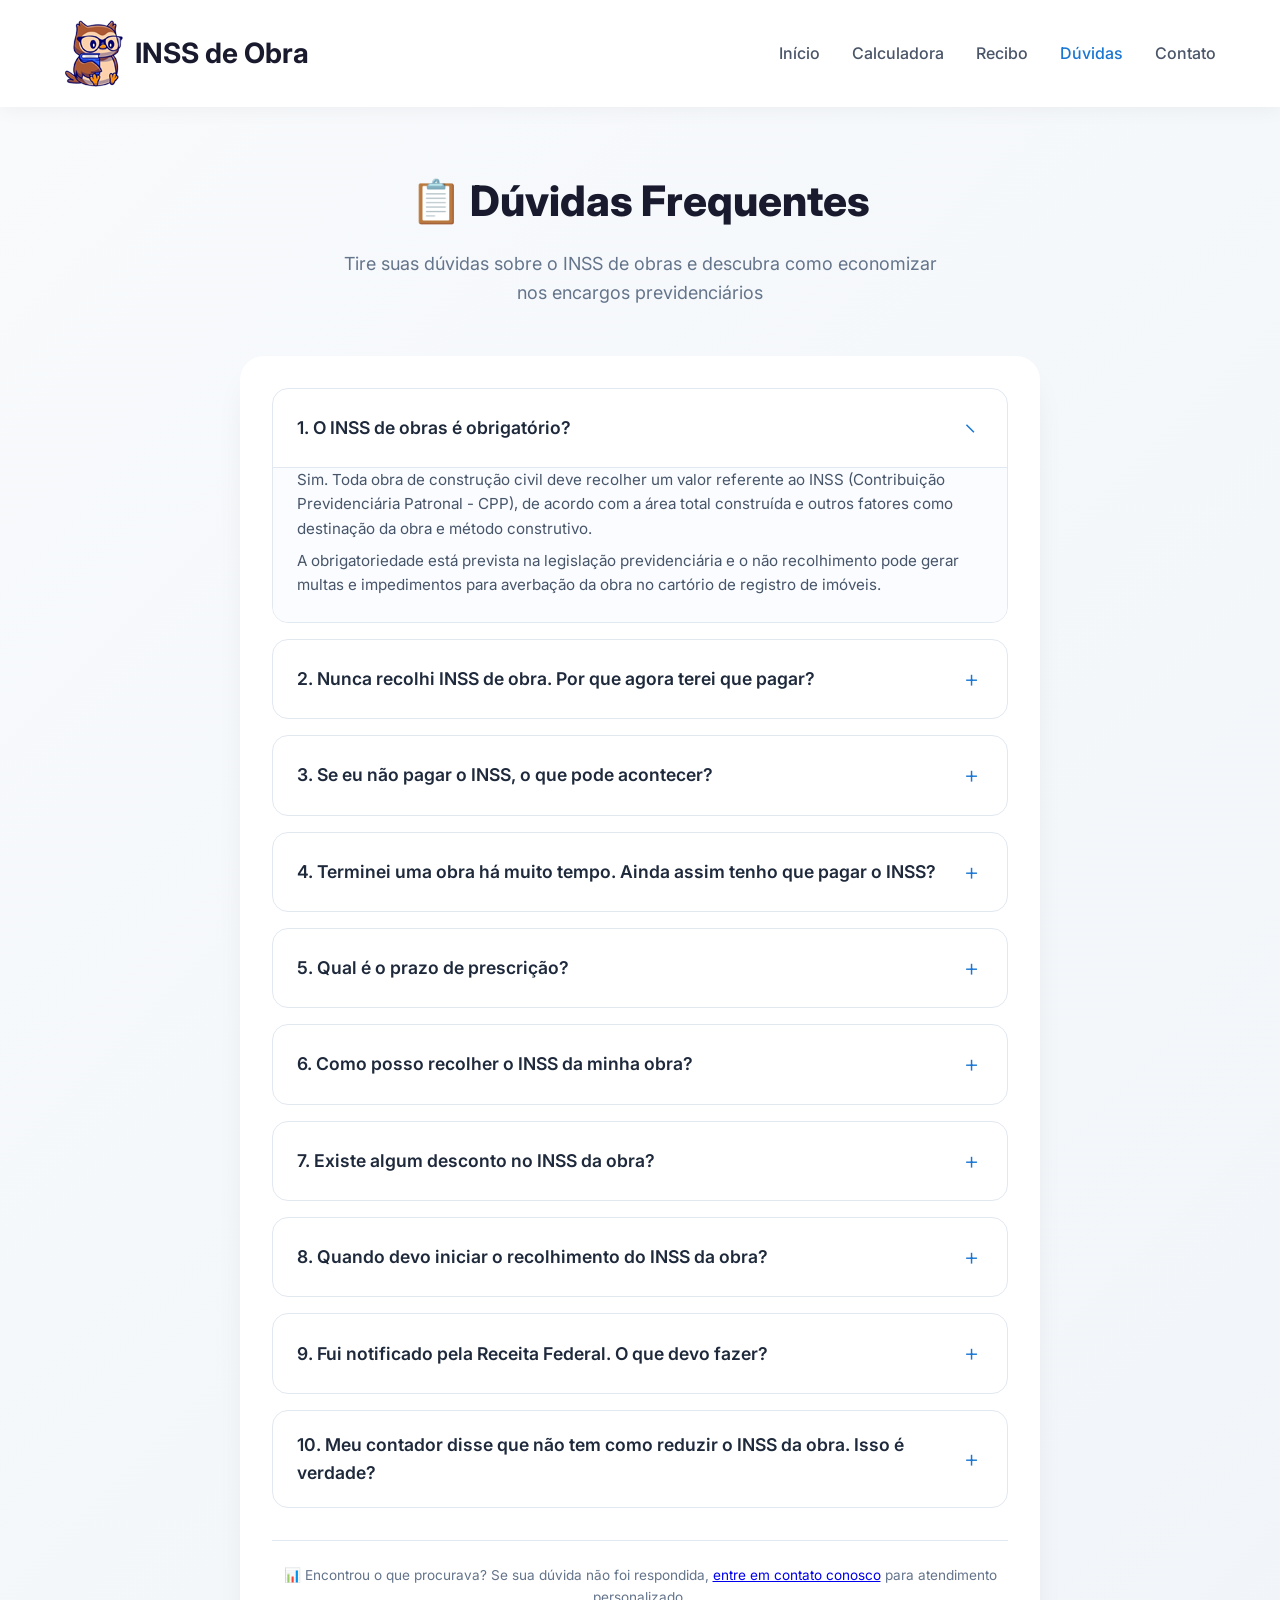
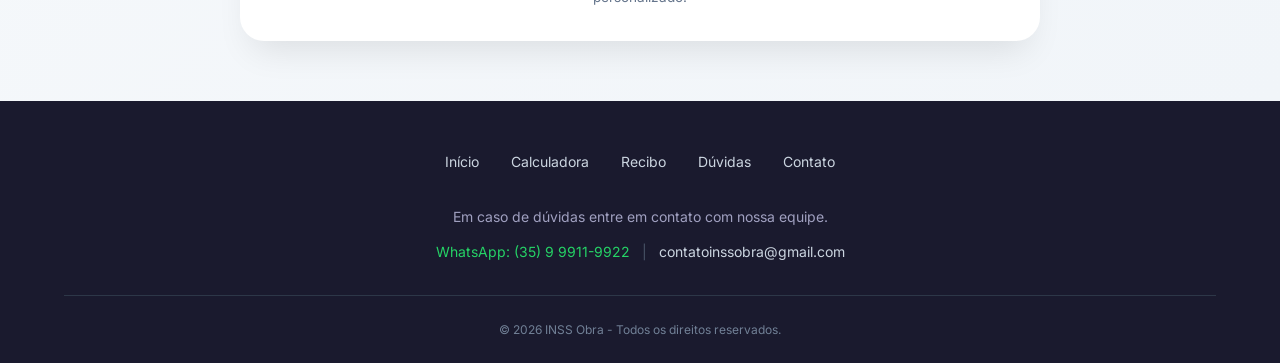
<file: duvidas.html>
<!DOCTYPE html>
<html lang="pt-BR">
<head>
    <meta charset="UTF-8">
    <meta name="viewport" content="width=device-width, initial-scale=1.0">
	<meta name="google-site-verification" content="b-xp5xQQwvc2pUbye3773dr6S2zLnSgHr_mK3c0ww_Q" />
    <title>Dúvidas Frequentes | INSS Obra</title>
    <link href="https://fonts.googleapis.com/css2?family=Inter:wght@300;400;500;600;700;800&display=swap" rel="stylesheet">
    <link rel="stylesheet" href="style.css">
    <style>
        /* Estilos específicos para a página de dúvidas */
        .faq-section {
            padding: 60px 0;
            background: linear-gradient(135deg, #f8fafc 0%, #f1f5f9 100%);
        }

        .faq-header {
            text-align: center;
            margin-bottom: 48px;
        }

        .faq-header h1 {
            font-size: 42px;
            font-weight: 800;
            color: #1a1a2e;
            margin-bottom: 16px;
        }

        .faq-header p {
            font-size: 18px;
            color: #64748b;
            max-width: 600px;
            margin: 0 auto;
        }

        .faq-container {
            max-width: 800px;
            margin: 0 auto;
            background: white;
            border-radius: 24px;
            box-shadow: 0 20px 35px -12px rgba(0, 0, 0, 0.1);
            padding: 32px;
        }

        .faq-item {
            background: #ffffff;
            border-radius: 16px;
            margin-bottom: 16px;
            border: 1px solid #e2e8f0;
            transition: all 0.3s ease;
            overflow: hidden;
        }

        .faq-item:hover {
            border-color: #1976d2;
            box-shadow: 0 4px 12px rgba(25, 118, 210, 0.1);
        }

        .faq-pergunta {
            padding: 20px 24px;
            font-size: 1.1rem;
            font-weight: 600;
            cursor: pointer;
            position: relative;
            color: #1e293b;
            transition: all 0.3s ease;
            display: flex;
            justify-content: space-between;
            align-items: center;
            gap: 16px;
        }

        .faq-pergunta:hover {
            background: #f8fafc;
        }

        .faq-pergunta .question-text {
            flex: 1;
        }

        .faq-pergunta .icon {
            font-size: 24px;
            font-weight: 300;
            color: #1976d2;
            transition: transform 0.3s ease;
            width: 24px;
            text-align: center;
        }

        .faq-pergunta.active .icon {
            transform: rotate(45deg);
        }

        .faq-resposta {
            display: none;
            padding: 0 24px 24px 24px;
            font-size: 0.95rem;
            color: #475569;
            line-height: 1.6;
            border-top: 1px solid #e2e8f0;
            background: #fafcff;
        }

        .faq-resposta.show {
            display: block;
            animation: fadeIn 0.3s ease;
        }

        @keyframes fadeIn {
            from {
                opacity: 0;
                transform: translateY(-10px);
            }
            to {
                opacity: 1;
                transform: translateY(0);
            }
        }

        .faq-resposta strong {
            color: #1976d2;
        }

        .faq-resposta a {
            color: #1976d2;
            text-decoration: none;
        }

        .faq-resposta a:hover {
            text-decoration: underline;
        }

        .faq-stats {
            text-align: center;
            margin-top: 32px;
            padding-top: 24px;
            border-top: 1px solid #e2e8f0;
            color: #64748b;
            font-size: 0.85rem;
        }

        @media (max-width: 768px) {
            .faq-container {
                padding: 20px;
            }
            
            .faq-header h1 {
                font-size: 32px;
            }
            
            .faq-header p {
                font-size: 16px;
            }
            
            .faq-pergunta {
                padding: 16px 20px;
                font-size: 1rem;
            }
            
            .faq-resposta {
                padding: 0 20px 20px 20px;
            }
        }

        @media (max-width: 480px) {
            .faq-pergunta {
                padding: 14px 16px;
                font-size: 0.9rem;
            }
            
            .faq-resposta {
                padding: 0 16px 16px 16px;
                font-size: 0.85rem;
            }
        }
    </style>
</head>
<body>
    <!-- Header / Navegação -->
    <header class="header">
        <div class="container">
            <div class="header-content">
                <div class="logo">
    <img src="logo.png" alt="INSS Obra" class="logo-img">
    <h2>INSS de Obra</h2>
</div>
                <nav class="nav-menu">
                    <ul>
                        <li><a href="index.html">Início</a></li>
                        <li><a href="calculadora.html">Calculadora</a></li>
                        <li><a href="recibo.html">Recibo</a></li>
                        <li><a href="duvidas.html" class="active">Dúvidas</a></li>
                        <li><a href="contato.html">Contato</a></li>
                    </ul>
                </nav>
                <button class="mobile-menu-btn">☰</button>
            </div>
        </div>
    </header>

    <main>
        <section class="faq-section">
            <div class="container">
                <div class="faq-header">
                    <h1>📋 Dúvidas Frequentes</h1>
                    <p>Tire suas dúvidas sobre o INSS de obras e descubra como economizar nos encargos previdenciários</p>
                </div>

                <div class="faq-container">
                    <!-- FAQ 1 -->
                    <div class="faq-item">
                        <div class="faq-pergunta">
                            <span class="question-text">1. O INSS de obras é obrigatório?</span>
                            <span class="icon">+</span>
                        </div>
                        <div class="faq-resposta">
                            <p>Sim. Toda obra de construção civil deve recolher um valor referente ao INSS (Contribuição Previdenciária Patronal - CPP), de acordo com a área total construída e outros fatores como destinação da obra e método construtivo.</p>
                            <p style="margin-top: 8px;">A obrigatoriedade está prevista na legislação previdenciária e o não recolhimento pode gerar multas e impedimentos para averbação da obra no cartório de registro de imóveis.</p>
                        </div>
                    </div>

                    <!-- FAQ 2 -->
                    <div class="faq-item">
                        <div class="faq-pergunta">
                            <span class="question-text">2. Nunca recolhi INSS de obra. Por que agora terei que pagar?</span>
                            <span class="icon">+</span>
                        </div>
                        <div class="faq-resposta">
                            <p>Com a mudança promovida pela Instrução Normativa RFB nº 20/21 da Receita Federal, todo projeto de construção passou a ficar vinculado à Receita Federal do Brasil por meio do Sistema de Aferição de Obras (SERO).</p>
                            <p style="margin-top: 8px;">As prefeituras são obrigadas por lei a informar os alvarás liberados, permitindo que a Receita Federal cruze essas informações e cobre o INSS da construção a qualquer momento.</p>
                        </div>
                    </div>

                    <!-- FAQ 3 -->
                    <div class="faq-item">
                        <div class="faq-pergunta">
                            <span class="question-text">3. Se eu não pagar o INSS, o que pode acontecer?</span>
                            <span class="icon">+</span>
                        </div>
                        <div class="faq-resposta">
                            <p>Caso o INSS não seja quitado, o proprietário poderá ser notificado pela Receita Federal para regularizar a situação. Se não houver regularização no prazo estipulado, as consequências incluem:</p>
                            <ul style="margin-top: 8px; padding-left: 20px;">
                                <li>Multa de até 225% do valor devido</li>
                                <li>Impedimento para averbação da obra no cartório</li>
                                <li>Inclusão em dívida ativa da União</li>
                                <li>Restrições para obtenção de financiamentos</li>
                            </ul>
                        </div>
                    </div>

                    <!-- FAQ 4 -->
                    <div class="faq-item">
                        <div class="faq-pergunta">
                            <span class="question-text">4. Terminei uma obra há muito tempo. Ainda assim tenho que pagar o INSS?</span>
                            <span class="icon">+</span>
                        </div>
                        <div class="faq-resposta">
                            <p>Sim. Porém, há a possibilidade de o débito prescrever antes de haver notificação da Receita Federal. O prazo prescricional é de 5 anos a partir da data de início da obra.</p>
                            <p style="margin-top: 8px;">Importante: a Receita Federal considera o início do prazo prescricional somente no ano seguinte ao que completar os 5 anos. Por exemplo, uma obra iniciada em 2020 teria prescrição a partir de 2026.</p>
                        </div>
                    </div>

                    <!-- FAQ 5 -->
                    <div class="faq-item">
                        <div class="faq-pergunta">
                            <span class="question-text">5. Qual é o prazo de prescrição?</span>
                            <span class="icon">+</span>
                        </div>
                        <div class="faq-resposta">
                            <p>O prazo é de <strong>5 anos</strong> a partir da data de início da obra. É importante saber que a Receita Federal considera o início do prazo prescricional somente no ano seguinte ao que completar os 5 anos.</p>
                            <p style="margin-top: 8px;"><strong>Exemplo prático:</strong> Obra iniciada em 2020 → completaria 5 anos em 2025 → a contagem para prescrição começaria em 2026.</p>
                        </div>
                    </div>

                    <!-- FAQ 6 -->
                    <div class="faq-item">
                        <div class="faq-pergunta">
                            <span class="question-text">6. Como posso recolher o INSS da minha obra?</span>
                            <span class="icon">+</span>
                        </div>
                        <div class="faq-resposta">
                            <p>Primeiro passo é entrar em contato conosco que faremos uma simulação sem compromisso. Nós faremos todo o procedimento de regularização de sua obra junto à Receita Federal, incluíndo:</p>
                            <ol style="margin-top: 8px; padding-left: 20px;">
                                <li>Criação do CNO (Cadastro Nacional de Obras);</li>
                                <li>Cálculo do valor devido conforme as características da obra;</li>
								<li>Programação dos recolhimentos durante a obra;</li>
                                <li>Aplicação do Fator de Ajuste para redução legal do valor;</li>
                                <li>Emissão da CND/CPEND;</li>
                            </ol>
                            <p style="margin-top: 8px;">Entre em contato com nossa equipe e solicite uma simulação sem compromisso para analisarmos o seu caso e realizarmos todo o processo para você.</p>
                        </div>
                    </div>

                    <!-- FAQ 7 -->
                    <div class="faq-item">
                        <div class="faq-pergunta">
                            <span class="question-text">7. Existe algum desconto no INSS da obra?</span>
                            <span class="icon">+</span>
                        </div>
                        <div class="faq-resposta">
                            <p><strong>Sim!</strong> Para obras realizadas por pessoa física é possível reduzir o valor cobrado pela Receita Federal em até 70%, de forma totalmente legal e segura.</p>
                            <p style="margin-top: 8px;">Esse desconto é previsto nos próprios normativos da Receita Federal e é aplicado através do <strong>Fator de Ajuste</strong>, que considera a área total da obra para definir o percentual de redução.</p>
                            <p style="margin-top: 8px;">Utilize nossa <a href="calculadora.html">Calculadora de INSS</a> para simular o desconto aplicável à sua obra.</p>
                        </div>
                    </div>

                    <!-- FAQ 8 -->
                    <div class="faq-item">
                        <div class="faq-pergunta">
                            <span class="question-text">8. Quando devo iniciar o recolhimento do INSS da obra?</span>
                            <span class="icon">+</span>
                        </div>
                        <div class="faq-resposta">
                            <p>O ideal é iniciar o recolhimento desde o começo da obra. Assim, o desconto será o maior possível e você evita possíveis notificações da Receita Federal.</p>
                            <p style="margin-top: 8px;">Se a obra já está em andamento ou já foi concluída, ainda é possível regularizar a situação e aplicar o Fator de Ajuste para reduzir o valor devido. Quanto antes você regularizar, maior será a economia.</p>
                        </div>
                    </div>

                    <!-- FAQ 9 -->
                    <div class="faq-item">
                        <div class="faq-pergunta">
                            <span class="question-text">9. Fui notificado pela Receita Federal. O que devo fazer?</span>
                            <span class="icon">+</span>
                        </div>
                        <div class="faq-resposta">
                            <p>Se você já foi notificado pela Receita Federal, <strong>não entre em pânico</strong>. Ainda é possível reduzir substancialmente o valor devido através da aplicação do Fator de Ajuste.</p>
                            <p style="margin-top: 8px;">Os passos recomendados são:</p>
                            <ol style="margin-top: 8px; padding-left: 20px;">
                                <li>Não ignore a notificação;</li>
                                <li>Entre em contato com nossa equipe imediatamente.</li>
                                
                            </ol>
                            <p style="margin-top: 8px;">Nossa equipe está preparada para auxiliar em todo o processo de regularização, garantindo a aplicação dos descontos legais.</p>
                        </div>
                    </div>

                    <!-- FAQ 10 -->
                    <div class="faq-item">
                        <div class="faq-pergunta">
                            <span class="question-text">10. Meu contador disse que não tem como reduzir o INSS da obra. Isso é verdade?</span>
                            <span class="icon">+</span>
                        </div>
                        <div class="faq-resposta">
                            <p><strong>Não é verdade.</strong> Desde que sua obra esteja enquadrada nos requisitos estabelecidos pela Receita Federal, é sim possível reduzir o valor devido através do Fator de Ajuste.</p>
                            <p style="margin-top: 8px;">Muitos contadores não estão familiarizados com a legislação específica do INSS para obras de construção civil, que permite a redução significativa dos encargos previdenciários.</p>
                            <p style="margin-top: 8px;">Nós somos especializados nesse segmento e podemos ajudar você a aplicar corretamente o Fator de Ajuste e obter a redução legal a que sua obra tem direito.</p>
                        </div>
                    </div>

                    <div class="faq-stats">
                        <p>📊 Encontrou o que procurava? Se sua dúvida não foi respondida, <a href="contato.html">entre em contato conosco</a> para atendimento personalizado.</p>
                    </div>
                </div>
            </div>
        </section>
    </main>

    <!-- Footer -->
    <footer class="footer">
        <div class="container">
            <div class="footer-nav">
                <ul>
                    <li><a href="index.html">Início</a></li>
                    <li><a href="calculadora.html">Calculadora</a></li>
                    <li><a href="recibo.html">Recibo</a></li>
                    <li><a href="duvidas.html">Dúvidas</a></li>
                    <li><a href="contato.html">Contato</a></li>
                </ul>
            </div>
            
            <div class="footer-contact">
                <p>Em caso de dúvidas entre em contato com nossa equipe.</p>
                <p class="contact-links">
                    <a href="https://wa.me/5535999119922?text=Olá!%20Gostaria%20de%20mais%20informações%20sobre%20regularização%20de%20obras." class="whatsapp-link" target="_blank">WhatsApp: (35) 9 9911-9922</a>
                    <span class="separator">|</span>
                    <a href="mailto:contatoinssobra@gmail.com" class="email-link">contatoinssobra@gmail.com</a>
                </p>
            </div>
            
            <div class="footer-copyright">
                <p>&copy; 2026 INSS Obra - Todos os direitos reservados.</p>
            </div>
        </div>
    </footer>

    <script>
        // Mobile menu toggle
        const mobileBtn = document.querySelector('.mobile-menu-btn');
        const navMenu = document.querySelector('.nav-menu');
        
        if (mobileBtn) {
            mobileBtn.addEventListener('click', function() {
                navMenu.classList.toggle('active');
            });
        }

        // FAQ Accordion functionality
        const faqItems = document.querySelectorAll('.faq-item');
        
        faqItems.forEach(item => {
            const pergunta = item.querySelector('.faq-pergunta');
            const resposta = item.querySelector('.faq-resposta');
            const icon = pergunta.querySelector('.icon');
            
            pergunta.addEventListener('click', () => {
                // Toggle active class on the current item
                const isActive = pergunta.classList.contains('active');
                
                // Close all other items
                faqItems.forEach(otherItem => {
                    const otherPergunta = otherItem.querySelector('.faq-pergunta');
                    const otherResposta = otherItem.querySelector('.faq-resposta');
                    const otherIcon = otherPergunta.querySelector('.icon');
                    
                    if (otherItem !== item) {
                        otherPergunta.classList.remove('active');
                        otherResposta.classList.remove('show');
                        if (otherIcon) otherIcon.textContent = '+';
                    }
                });
                
                // Toggle current item
                if (isActive) {
                    pergunta.classList.remove('active');
                    resposta.classList.remove('show');
                    if (icon) icon.textContent = '+';
                } else {
                    pergunta.classList.add('active');
                    resposta.classList.add('show');
                    if (icon) icon.textContent = '−';
                }
            });
        });

        // Optional: Open first FAQ by default for better UX
        if (faqItems.length > 0) {
            const firstPergunta = faqItems[0].querySelector('.faq-pergunta');
            const firstResposta = faqItems[0].querySelector('.faq-resposta');
            const firstIcon = firstPergunta.querySelector('.icon');
            
            firstPergunta.classList.add('active');
            firstResposta.classList.add('show');
            if (firstIcon) firstIcon.textContent = '−';
        }
    </script>
</body>
</html>
</file>
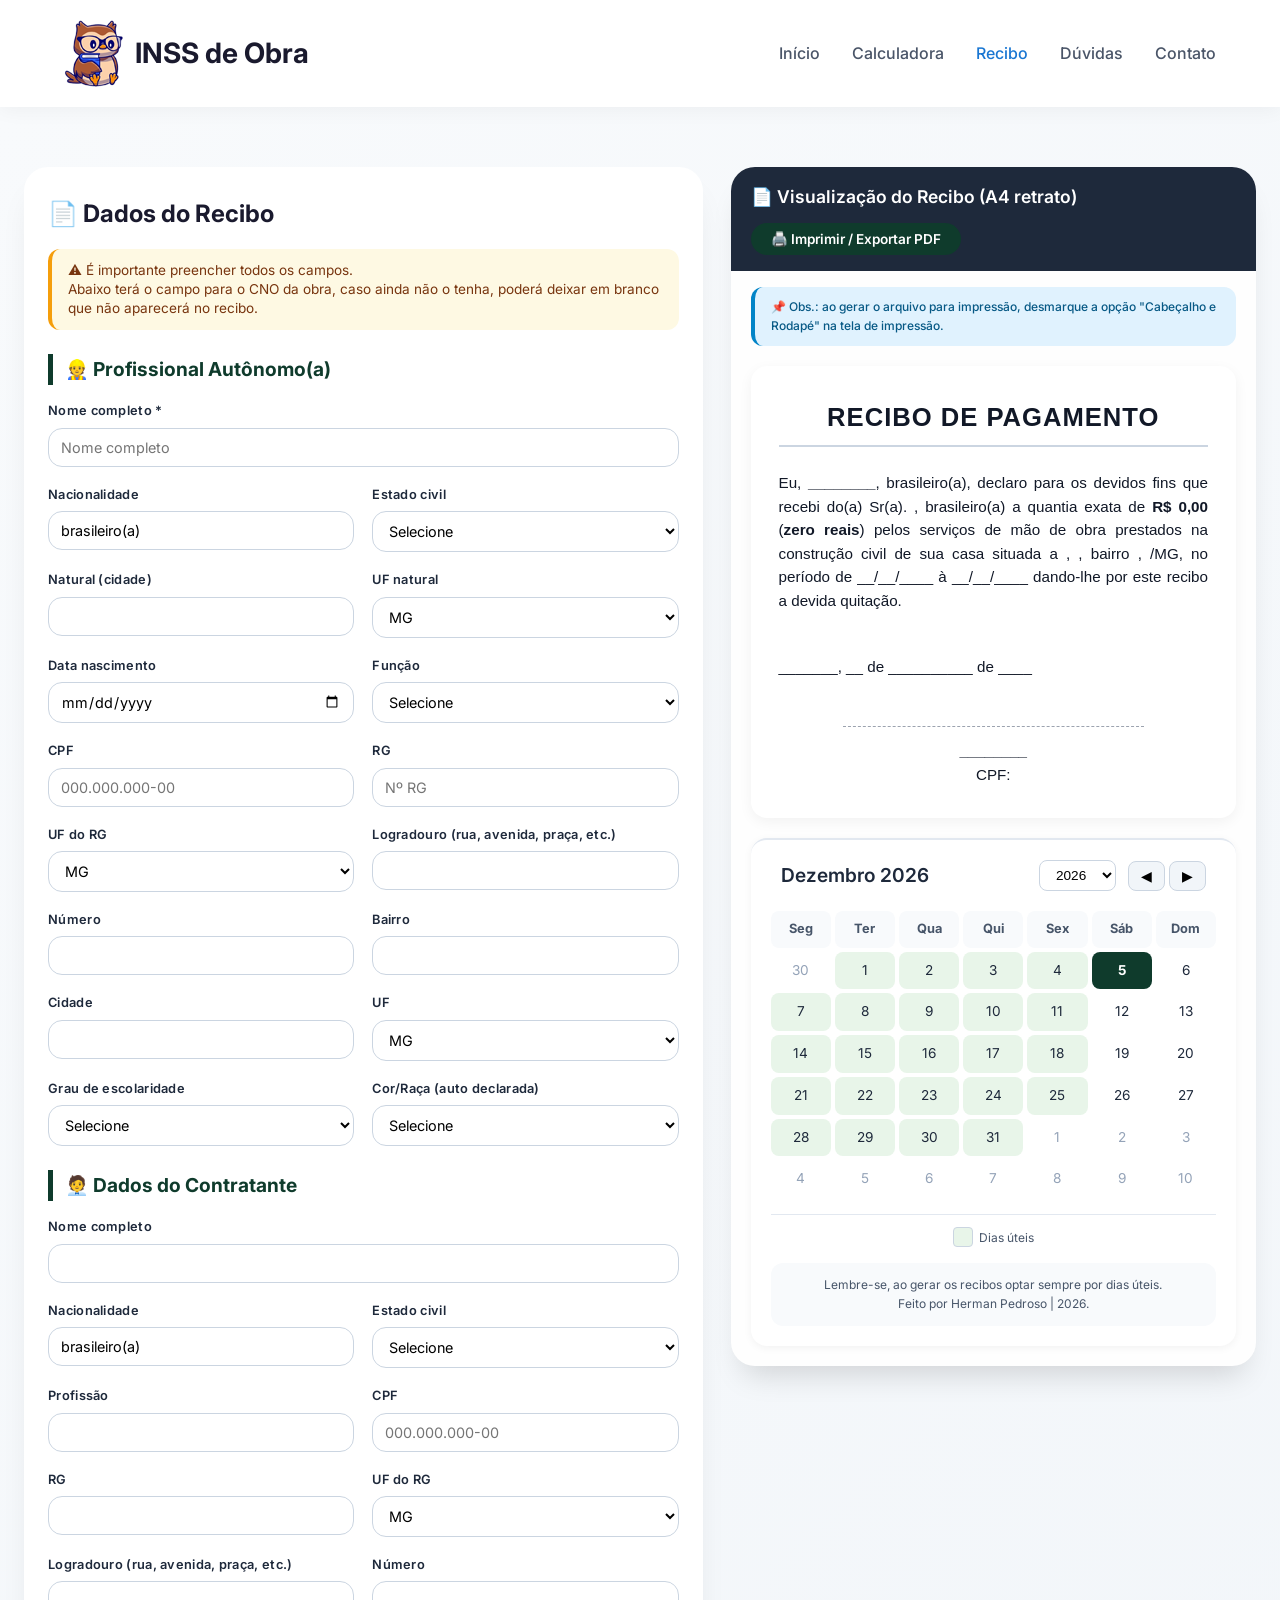
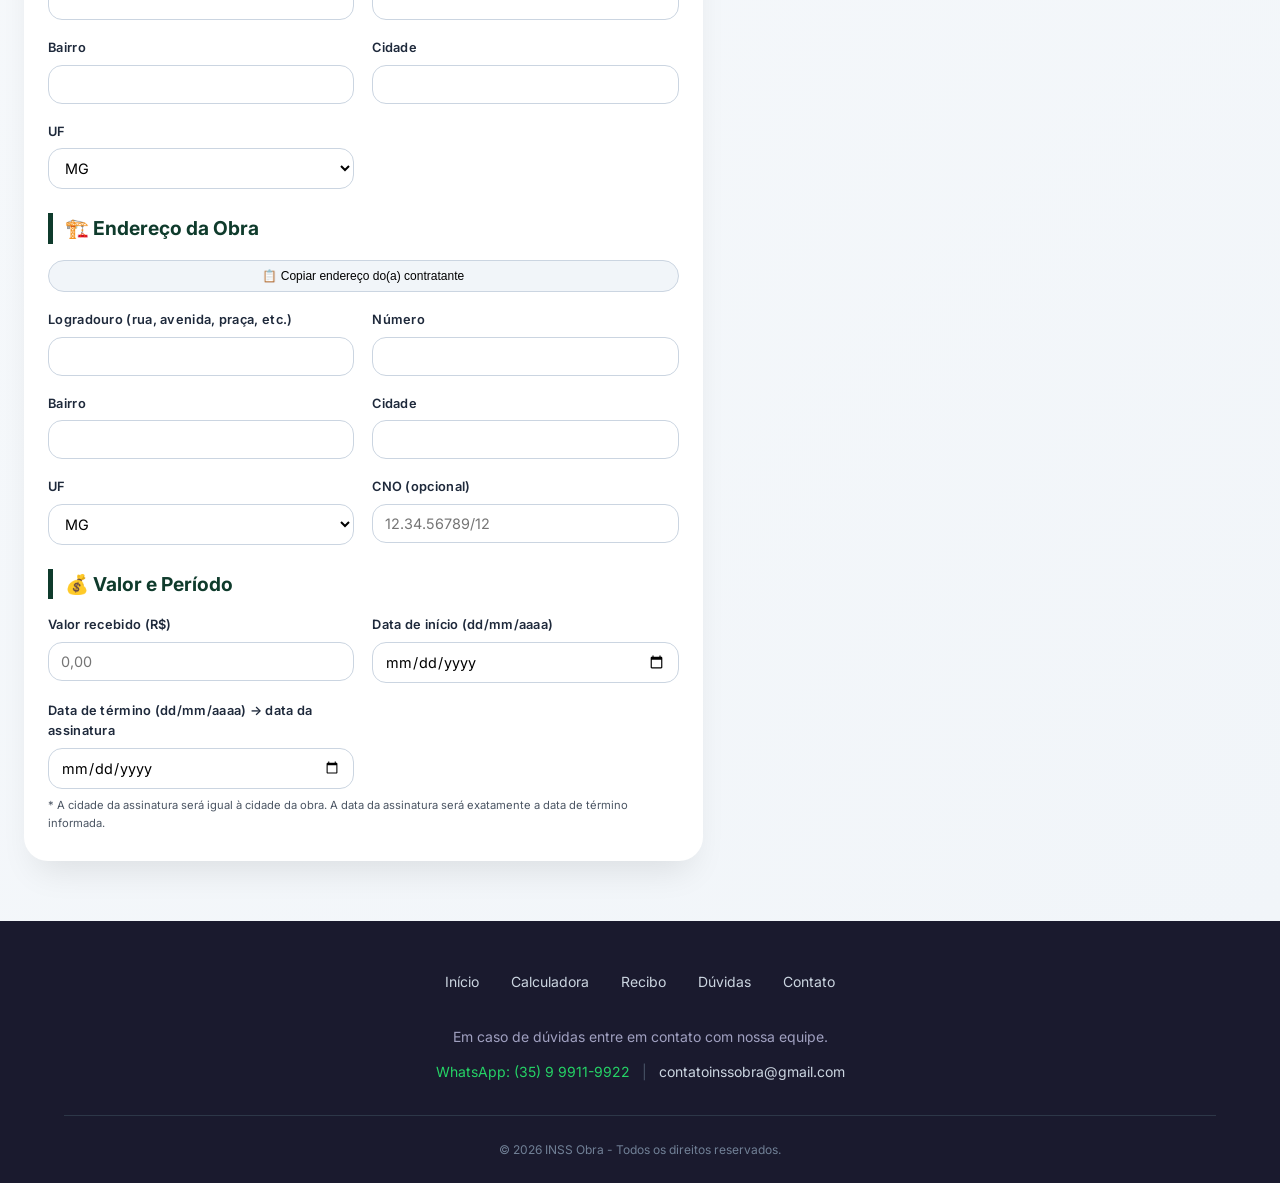
<file: recibo.html>
<!DOCTYPE html>
<html lang="pt-BR">
<head>
    <meta charset="UTF-8">
    <meta name="viewport" content="width=device-width, initial-scale=1.0">
    <meta name="google-site-verification" content="b-xp5xQQwvc2pUbye3773dr6S2zLnSgHr_mK3c0ww_Q" />
    <title>Recibo de Pagamento | INSS Obra</title>
    <link href="https://fonts.googleapis.com/css2?family=Inter:wght@300;400;500;600;700;800&display=swap" rel="stylesheet">
    <link rel="stylesheet" href="style.css">
    <link rel="stylesheet" href="recibo.css">
</head>
<body>
    <!-- Header / Navegação -->
    <header class="header">
        <div class="container">
            <div class="header-content">
               <div class="logo">
                <img src="/logo.png" alt="INSS Obra" class="logo-img">
                <h2>INSS de Obra</h2>
               </div>
                <nav class="nav-menu">
                    <ul>
                        <li><a href="index.html">Início</a></li>
                        <li><a href="calculadora.html">Calculadora</a></li>
                        <li><a href="recibo.html" class="active">Recibo</a></li>
                        <li><a href="duvidas.html">Dúvidas</a></li>
                        <li><a href="contato.html">Contato</a></li>
                    </ul>
                </nav>
                <button class="mobile-menu-btn">☰</button>
            </div>
        </div>
    </header>

    <main>
        <section class="recibo-section">
            <div class="container recibo-container">
                <div class="dashboard">
                    <!-- COLUNA ESQUERDA: FORMULÁRIO -->
                    <div class="form-section">
                        <h2 class="form-title">📄 Dados do Recibo</h2>
                        <div class="info-text">
                            ⚠️ É importante preencher todos os campos.<br>
                            Abaixo terá o campo para o CNO da obra, caso ainda não o tenha, poderá deixar em branco que não aparecerá no recibo.
                        </div>

                        <!-- 1. Dados do Profissional -->
                        <div class="section-title">👷 Profissional Autônomo(a)</div>
                        <div class="form-grid">
                            <div class="form-group full-width">
                                <label>Nome completo *</label>
                                <input type="text" id="prof_nome" placeholder="Nome completo">
                            </div>
                            <div class="form-group">
                                <label>Nacionalidade</label>
                                <input type="text" id="prof_nacionalidade" value="brasileiro(a)">
                            </div>
                            <div class="form-group">
                                <label>Estado civil</label>
                                <select id="prof_estado_civil">
                                    <option value="">Selecione</option>
                                    <option>solteiro(a)</option>
                                    <option>casado(a)</option>
                                    <option>divorciado(a)</option>
                                    <option>viúvo(a)</option>
                                    <option>união estável</option>
                                </select>
                            </div>
                            <div class="form-group">
                                <label>Natural (cidade)</label>
                                <input type="text" id="prof_cidade_natural">
                            </div>
                            <div class="form-group">
                                <label>UF natural</label>
                                <select id="prof_uf_natural">
                                    <option value="AC">AC</option>
                                    <option value="AL">AL</option>
                                    <option value="AP">AP</option>
                                    <option value="AM">AM</option>
                                    <option value="BA">BA</option>
                                    <option value="CE">CE</option>
                                    <option value="DF">DF</option>
                                    <option value="ES">ES</option>
                                    <option value="GO">GO</option>
                                    <option value="MA">MA</option>
                                    <option value="MT">MT</option>
                                    <option value="MS">MS</option>
                                    <option value="MG" selected>MG</option>
                                    <option value="PA">PA</option>
                                    <option value="PB">PB</option>
                                    <option value="PR">PR</option>
                                    <option value="PE">PE</option>
                                    <option value="PI">PI</option>
                                    <option value="RJ">RJ</option>
                                    <option value="RN">RN</option>
                                    <option value="RS">RS</option>
                                    <option value="RO">RO</option>
                                    <option value="RR">RR</option>
                                    <option value="SC">SC</option>
                                    <option value="SP">SP</option>
                                    <option value="SE">SE</option>
                                    <option value="TO">TO</option>
                                </select>
                            </div>
                            <div class="form-group">
                                <label>Data nascimento</label>
                                <input type="date" id="prof_nascimento">
                            </div>
                            <div class="form-group">
                                <label>Função</label>
                                <select id="prof_funcao">
                                    <option value="">Selecione</option>
                                    <option>pedreiro autônomo</option>
                                    <option>eletricista autônomo</option>
                                    <option>encanador autônomo</option>
                                    <option>carpinteiro autônomo</option>
                                    <option>pintor autônomo</option>
                                </select>
                            </div>
                            <div class="form-group">
                                <label>CPF</label>
                                <input type="text" id="prof_cpf" placeholder="000.000.000-00" maxlength="14">
                            </div>
                            <div class="form-group">
                                <label>RG</label>
                                <input type="text" id="prof_rg" placeholder="Nº RG">
                            </div>
                            <div class="form-group">
                                <label>UF do RG</label>
                                <select id="prof_uf_rg">
                                    <option value="AC">AC</option>
                                    <option value="AL">AL</option>
                                    <option value="AP">AP</option>
                                    <option value="AM">AM</option>
                                    <option value="BA">BA</option>
                                    <option value="CE">CE</option>
                                    <option value="DF">DF</option>
                                    <option value="ES">ES</option>
                                    <option value="GO">GO</option>
                                    <option value="MA">MA</option>
                                    <option value="MT">MT</option>
                                    <option value="MS">MS</option>
                                    <option value="MG" selected>MG</option>
                                    <option value="PA">PA</option>
                                    <option value="PB">PB</option>
                                    <option value="PR">PR</option>
                                    <option value="PE">PE</option>
                                    <option value="PI">PI</option>
                                    <option value="RJ">RJ</option>
                                    <option value="RN">RN</option>
                                    <option value="RS">RS</option>
                                    <option value="RO">RO</option>
                                    <option value="RR">RR</option>
                                    <option value="SC">SC</option>
                                    <option value="SP">SP</option>
                                    <option value="SE">SE</option>
                                    <option value="TO">TO</option>
                                </select>
                            </div>
                            <div class="form-group">
                                <label>Logradouro (rua, avenida, praça, etc.)</label>
                                <input type="text" id="prof_rua">
                            </div>
                            <div class="form-group">
                                <label>Número</label>
                                <input type="text" id="prof_numero">
                            </div>
                            <div class="form-group">
                                <label>Bairro</label>
                                <input type="text" id="prof_bairro">
                            </div>
                            <div class="form-group">
                                <label>Cidade</label>
                                <input type="text" id="prof_cidade">
                            </div>
                            <div class="form-group">
                                <label>UF</label>
                                <select id="prof_uf">
                                    <option value="AC">AC</option>
                                    <option value="AL">AL</option>
                                    <option value="AP">AP</option>
                                    <option value="AM">AM</option>
                                    <option value="BA">BA</option>
                                    <option value="CE">CE</option>
                                    <option value="DF">DF</option>
                                    <option value="ES">ES</option>
                                    <option value="GO">GO</option>
                                    <option value="MA">MA</option>
                                    <option value="MT">MT</option>
                                    <option value="MS">MS</option>
                                    <option value="MG" selected>MG</option>
                                    <option value="PA">PA</option>
                                    <option value="PB">PB</option>
                                    <option value="PR">PR</option>
                                    <option value="PE">PE</option>
                                    <option value="PI">PI</option>
                                    <option value="RJ">RJ</option>
                                    <option value="RN">RN</option>
                                    <option value="RS">RS</option>
                                    <option value="RO">RO</option>
                                    <option value="RR">RR</option>
                                    <option value="SC">SC</option>
                                    <option value="SP">SP</option>
                                    <option value="SE">SE</option>
                                    <option value="TO">TO</option>
                                </select>
                            </div>
                            <div class="form-group">
                                <label>Grau de escolaridade</label>
                                <select id="prof_escolaridade">
                                    <option value="">Selecione</option>
                                    <option value="analfabeto">analfabeto</option>
                                    <option value="alfabetizado (lê e escreve)">alfabetizado (lê e escreve)</option>
                                    <option value="ensino fundamental">ensino fundamental</option>
                                    <option value="ensino médio incompleto">ensino médio incompleto</option>
                                    <option value="ensino médio completo">ensino médio completo</option>
                                    <option value="superior incompleto">superior incompleto</option>
                                    <option value="superior completo">superior completo</option>
                                </select>
                            </div>
                            <div class="form-group">
                                <label>Cor/Raça (auto declarada)</label>
                                <select id="prof_cor">
                                    <option value="">Selecione</option>
                                    <option value="branca">branca</option>
                                    <option value="preta">preta</option>
                                    <option value="parda">parda</option>
                                    <option value="amarela">amarela</option>
                                    <option value="indígena">indígena</option>
                                </select>
                            </div>
                        </div>

                        <!-- 2. Contratante -->
                        <div class="section-title">🧑‍💼 Dados do Contratante</div>
                        <div class="form-grid">
                            <div class="form-group full-width">
                                <label>Nome completo</label>
                                <input type="text" id="cont_nome">
                            </div>
                            <div class="form-group">
                                <label>Nacionalidade</label>
                                <input type="text" id="cont_nacionalidade" value="brasileiro(a)">
                            </div>
                            <div class="form-group">
                                <label>Estado civil</label>
                                <select id="cont_estado_civil">
                                    <option value="">Selecione</option>
                                    <option>solteiro(a)</option>
                                    <option>casado(a)</option>
                                    <option>divorciado(a)</option>
                                    <option>viúvo(a)</option>
                                    <option>união estável</option>
                                </select>
                            </div>
                            <div class="form-group">
                                <label>Profissão</label>
                                <input type="text" id="cont_profissao">
                            </div>
                            <div class="form-group">
                                <label>CPF</label>
                                <input type="text" id="cont_cpf" placeholder="000.000.000-00" maxlength="14">
                            </div>
                            <div class="form-group">
                                <label>RG</label>
                                <input type="text" id="cont_rg">
                            </div>
                            <div class="form-group">
                                <label>UF do RG</label>
                                <select id="cont_uf_rg">
                                    <option value="AC">AC</option>
                                    <option value="AL">AL</option>
                                    <option value="AP">AP</option>
                                    <option value="AM">AM</option>
                                    <option value="BA">BA</option>
                                    <option value="CE">CE</option>
                                    <option value="DF">DF</option>
                                    <option value="ES">ES</option>
                                    <option value="GO">GO</option>
                                    <option value="MA">MA</option>
                                    <option value="MT">MT</option>
                                    <option value="MS">MS</option>
                                    <option value="MG" selected>MG</option>
                                    <option value="PA">PA</option>
                                    <option value="PB">PB</option>
                                    <option value="PR">PR</option>
                                    <option value="PE">PE</option>
                                    <option value="PI">PI</option>
                                    <option value="RJ">RJ</option>
                                    <option value="RN">RN</option>
                                    <option value="RS">RS</option>
                                    <option value="RO">RO</option>
                                    <option value="RR">RR</option>
                                    <option value="SC">SC</option>
                                    <option value="SP">SP</option>
                                    <option value="SE">SE</option>
                                    <option value="TO">TO</option>
                                </select>
                            </div>
                            <div class="form-group">
                                <label>Logradouro (rua, avenida, praça, etc.)</label>
                                <input type="text" id="cont_rua">
                            </div>
                            <div class="form-group">
                                <label>Número</label>
                                <input type="text" id="cont_numero">
                            </div>
                            <div class="form-group">
                                <label>Bairro</label>
                                <input type="text" id="cont_bairro">
                            </div>
                            <div class="form-group">
                                <label>Cidade</label>
                                <input type="text" id="cont_cidade">
                            </div>
                            <div class="form-group">
                                <label>UF</label>
                                <select id="cont_uf">
                                    <option value="AC">AC</option>
                                    <option value="AL">AL</option>
                                    <option value="AP">AP</option>
                                    <option value="AM">AM</option>
                                    <option value="BA">BA</option>
                                    <option value="CE">CE</option>
                                    <option value="DF">DF</option>
                                    <option value="ES">ES</option>
                                    <option value="GO">GO</option>
                                    <option value="MA">MA</option>
                                    <option value="MT">MT</option>
                                    <option value="MS">MS</option>
                                    <option value="MG" selected>MG</option>
                                    <option value="PA">PA</option>
                                    <option value="PB">PB</option>
                                    <option value="PR">PR</option>
                                    <option value="PE">PE</option>
                                    <option value="PI">PI</option>
                                    <option value="RJ">RJ</option>
                                    <option value="RN">RN</option>
                                    <option value="RS">RS</option>
                                    <option value="RO">RO</option>
                                    <option value="RR">RR</option>
                                    <option value="SC">SC</option>
                                    <option value="SP">SP</option>
                                    <option value="SE">SE</option>
                                    <option value="TO">TO</option>
                                </select>
                            </div>
                        </div>

                        <!-- 3. Endereço da Obra + CNO opcional -->
                        <div class="section-title">🏗️ Endereço da Obra</div>
                        <div class="form-grid">
                            <div class="form-group full-width">
                                <button type="button" id="copyEnderecoBtn" class="btn-copy">📋 Copiar endereço do(a) contratante</button>
                            </div>
                            <div class="form-group">
                                <label>Logradouro (rua, avenida, praça, etc.)</label>
                                <input type="text" id="obra_rua">
                            </div>
                            <div class="form-group">
                                <label>Número</label>
                                <input type="text" id="obra_numero">
                            </div>
                            <div class="form-group">
                                <label>Bairro</label>
                                <input type="text" id="obra_bairro">
                            </div>
                            <div class="form-group">
                                <label>Cidade</label>
                                <input type="text" id="obra_cidade">
                            </div>
                            <div class="form-group">
                                <label>UF</label>
                                <select id="obra_uf">
                                    <option value="AC">AC</option>
                                    <option value="AL">AL</option>
                                    <option value="AP">AP</option>
                                    <option value="AM">AM</option>
                                    <option value="BA">BA</option>
                                    <option value="CE">CE</option>
                                    <option value="DF">DF</option>
                                    <option value="ES">ES</option>
                                    <option value="GO">GO</option>
                                    <option value="MA">MA</option>
                                    <option value="MT">MT</option>
                                    <option value="MS">MS</option>
                                    <option value="MG" selected>MG</option>
                                    <option value="PA">PA</option>
                                    <option value="PB">PB</option>
                                    <option value="PR">PR</option>
                                    <option value="PE">PE</option>
                                    <option value="PI">PI</option>
                                    <option value="RJ">RJ</option>
                                    <option value="RN">RN</option>
                                    <option value="RS">RS</option>
                                    <option value="RO">RO</option>
                                    <option value="RR">RR</option>
                                    <option value="SC">SC</option>
                                    <option value="SP">SP</option>
                                    <option value="SE">SE</option>
                                    <option value="TO">TO</option>
                                </select>
                            </div>
                            <div class="form-group">
                                <label>CNO (opcional)</label>
                                <input type="text" id="obra_cno" placeholder="12.34.56789/12" maxlength="16">
                            </div>
                        </div>

                        <!-- 4. Valor e Período -->
                        <div class="section-title">💰 Valor e Período</div>
                        <div class="form-grid">
                            <div class="form-group">
                                <label>Valor recebido (R$)</label>
                                <input type="text" id="valor_recebido" placeholder="0,00">
                            </div>
                            <div class="form-group">
                                <label>Data de início (dd/mm/aaaa)</label>
                                <input type="date" id="data_inicio">
                            </div>
                            <div class="form-group">
                                <label>Data de término (dd/mm/aaaa) → data da assinatura</label>
                                <input type="date" id="data_termino">
                            </div>
                        </div>
                        <p class="form-note">* A cidade da assinatura será igual à cidade da obra. A data da assinatura será exatamente a data de término informada.</p>
                    </div>

                    <!-- COLUNA DIREITA: PREVIEW -->
                    <div class="preview-section">
                        <div class="preview-header">
                            <span>📄 Visualização do Recibo (A4 retrato)</span>
                            <button class="btn-print" id="imprimirBtn">🖨️ Imprimir / Exportar PDF</button>
                        </div>
                        <div class="print-note">
                            📌 Obs.: ao gerar o arquivo para impressão, desmarque a opção "Cabeçalho e Rodapé" na tela de impressão.
                        </div>
                        <div class="recibo-paper" id="reciboPaper">
                            <div class="recibo-content" id="reciboDinamico">
                                <!-- O conteúdo será injetado dinamicamente via JS -->
                            </div>
                        </div>
                        
                        <!-- CALENDÁRIO ABAIXO DO RECIBO -->
                        <div class="calendar-container" id="calendarContainer">
                            <div class="calendar-header">
                                <h3 id="calendarMonthYear">Março 2026</h3>
                                <div class="calendar-header-controls">
                                    <select id="yearSelector" class="year-selector"></select>
                                    <div class="calendar-nav">
                                        <button id="prevMonthBtn">◀</button>
                                        <button id="nextMonthBtn">▶</button>
                                    </div>
                                </div>
                            </div>
                            <div class="calendar-grid" id="calendarGrid"></div>
                            <div class="event-legend">
                                <span><span class="weekday-badge"></span> Dias úteis</span>
                            </div>
                            <div class="calendar-placeholder">
                                Lembre-se, ao gerar os recibos optar sempre por dias úteis.<br>
                                Feito por Herman Pedroso | 2026.
                            </div>
                        </div>
                    </div>
                </div>
            </div>
        </section>
    </main>

    <!-- Footer -->
    <footer class="footer">
        <div class="container">
            <div class="footer-nav">
                <ul>
                    <li><a href="index.html">Início</a></li>
                    <li><a href="calculadora.html">Calculadora</a></li>
                    <li><a href="recibo.html">Recibo</a></li>
                    <li><a href="duvidas.html">Dúvidas</a></li>
                    <li><a href="contato.html">Contato</a></li>
                </ul>
            </div>
            
            <div class="footer-contact">
                <p>Em caso de dúvidas entre em contato com nossa equipe.</p>
                <p class="contact-links">
                    <a href="https://wa.me/5535999119922?text=Olá!%20Gostaria%20de%20mais%20informações%20sobre%20regularização%20de%20obras." class="whatsapp-link" target="_blank">WhatsApp: (35) 9 9911-9922</a>
                    <span class="separator">|</span>
                    <a href="mailto:contatoinssobra@gmail.com" class="email-link">contatoinssobra@gmail.com</a>
                </p>
            </div>
            
            <div class="footer-copyright">
                <p>&copy; 2026 INSS Obra - Todos os direitos reservados.</p>
            </div>
        </div>
    </footer>

    <script src="recibo.js"></script>
    <script>
        // Mobile menu toggle
        const mobileBtn = document.querySelector('.mobile-menu-btn');
        const navMenu = document.querySelector('.nav-menu');
        
        if (mobileBtn) {
            mobileBtn.addEventListener('click', function() {
                navMenu.classList.toggle('active');
            });
        }
    </script>
</body>
</html>
</file>
<file: style.css>
* {
    margin: 0;
    padding: 0;
    box-sizing: border-box;
}

body {
    font-family: 'Inter', sans-serif;
    color: #1a1a2e;
    background-color: #ffffff;
    line-height: 1.6;
}

.container {
    max-width: 1200px;
    margin: 0 auto;
    padding: 0 24px;
}

/* ============================================
   HEADER
============================================ */
/* Logo com imagem */
.logo {
    display: flex;
    align-items: center;
    gap: 12px;
}

.logo-img {
    width: 59px;
    height: 67px;
    object-fit: contain;
}

.logo h2 {
    font-size: 28px;
    font-weight: 700;
    color: #1a1a2e;
    margin: 0;
}

.logo span {
    color: #1976d2;
}

/* Responsivo para mobile */
@media (max-width: 768px) {
    .logo-img {
        width: 45px;
        height: 51px;
    }
    
    .logo h2 {
        font-size: 22px;
    }
}

.header {
    background-color: #ffffff;
    box-shadow: 0 2px 20px rgba(0, 0, 0, 0.05);
    position: sticky;
    top: 0;
    z-index: 1000;
}

.header-content {
    display: flex;
    justify-content: space-between;
    align-items: center;
    padding: 20px 0;
}

.logo h2 {
    font-size: 28px;
    font-weight: 700;
    color: #1a1a2e;
}

.logo span {
    color: #1976d2;
}

.nav-menu ul {
    display: flex;
    list-style: none;
    gap: 32px;
}

.nav-menu a {
    text-decoration: none;
    color: #4a5568;
    font-weight: 500;
    transition: color 0.3s ease;
    font-size: 16px;
}

.nav-menu a:hover,
.nav-menu a.active {
    color: #1976d2;
}

.mobile-menu-btn {
    display: none;
    background: none;
    border: none;
    font-size: 24px;
    cursor: pointer;
    color: #1a1a2e;
}

/* ============================================
   HERO SECTION
============================================ */
.hero {
    background: linear-gradient(135deg, #0a2b3e 0%, #1a4a6f 100%);
    padding: 60px 0;
    text-align: center;
}

.hero-badge {
    color: #ffffff;
    font-size: 18px;
    font-weight: 600;
    letter-spacing: 1px;
    text-transform: uppercase;
    margin: 0;
}

/* ============================================
   WELCOME SECTION
============================================ */
.welcome {
    padding: 80px 0;
    background-color: #ffffff;
}

.welcome-content {
    max-width: 900px;
    margin: 0 auto;
    text-align: left;
}

.welcome-content h1 {
    font-size: 42px;
    font-weight: 800;
    color: #1a1a2e;
    margin-bottom: 16px;
    text-align: center;
}

.welcome-subtitle {
    font-size: 20px;
    font-weight: 500;
    color: #1976d2;
    margin-bottom: 32px;
    text-align: center;
}

.welcome-text p {
    font-size: 16px;
    color: #4a5568;
    margin-bottom: 24px;
    text-align: justify;
    line-height: 1.8;
}

/* ============================================
   SERVICES SECTION
============================================ */
.services {
    padding: 80px 0;
    background-color: #f8fafc;
}

.services-header {
    text-align: center;
    margin-bottom: 60px;
}

.services-header h2 {
    font-size: 36px;
    font-weight: 700;
    color: #1a1a2e;
    margin-bottom: 12px;
}

.services-subtitle {
    font-size: 24px;
    font-weight: 600;
    color: #1976d2;
}

.services-grid {
    display: grid;
    grid-template-columns: repeat(3, 1fr);
    gap: 40px;
    justify-items: center;
}

.service-card {
    text-align: center;
    max-width: 365px;
}

.service-image {
    margin-bottom: 24px;
    border-radius: 12px;
    overflow: hidden;
    box-shadow: 0 10px 30px rgba(0, 0, 0, 0.08);
    transition: transform 0.3s ease, box-shadow 0.3s ease;
}

.service-image:hover {
    transform: translateY(-8px);
    box-shadow: 0 20px 40px rgba(0, 0, 0, 0.12);
}

.service-img {
    width: 100%;
    height: auto;
    display: block;
}

.service-card h3 {
    font-size: 22px;
    font-weight: 700;
    color: #1a1a2e;
    margin-bottom: 12px;
}

.service-card p {
    font-size: 15px;
    color: #4a5568;
    line-height: 1.6;
}

/* ============================================
   CTA SECTION
============================================ */
.cta {
    background-color: #1976d2;
    padding: 60px 0;
}

.cta-content {
    text-align: center;
}

.cta-content h2 {
    font-size: 28px;
    font-weight: 600;
    color: #ffffff;
    margin: 0;
    line-height: 1.4;
}

/* ============================================
   FOOTER
============================================ */
.footer {
    background-color: #1a1a2e;
    padding: 48px 0 24px;
    color: #a0a0c0;
}

.footer-nav ul {
    display: flex;
    justify-content: center;
    list-style: none;
    gap: 32px;
    margin-bottom: 32px;
    flex-wrap: wrap;
}

.footer-nav a {
    text-decoration: none;
    color: #cbd5e0;
    font-size: 14px;
    transition: color 0.3s ease;
}

.footer-nav a:hover {
    color: #1976d2;
}

.footer-contact {
    text-align: center;
    margin-bottom: 32px;
    padding: 0 24px;
}

.footer-contact p {
    margin-bottom: 12px;
    font-size: 14px;
}

.contact-links {
    display: flex;
    justify-content: center;
    gap: 12px;
    flex-wrap: wrap;
}

.contact-links a {
    text-decoration: none;
    font-size: 14px;
    transition: color 0.3s ease;
}

.whatsapp-link {
    color: #25d366;
}

.whatsapp-link:hover {
    color: #128c7e;
}

.email-link {
    color: #cbd5e0;
}

.email-link:hover {
    color: #1976d2;
}

.separator {
    color: #4a5568;
}

.footer-copyright {
    text-align: center;
    padding-top: 24px;
    border-top: 1px solid #2d3748;
    font-size: 12px;
    color: #718096;
}

/* ============================================
   RESPONSIVE DESIGN
============================================ */
@media (max-width: 968px) {
    .services-grid {
        gap: 30px;
    }
    
    .welcome-content h1 {
        font-size: 36px;
    }
    
    .services-header h2 {
        font-size: 32px;
    }
    
    .services-subtitle {
        font-size: 20px;
    }
    
    .cta-content h2 {
        font-size: 24px;
    }
}

@media (max-width: 768px) {
    .mobile-menu-btn {
        display: block;
    }
    
    .nav-menu {
        display: none;
        position: absolute;
        top: 80px;
        left: 0;
        right: 0;
        background-color: #ffffff;
        box-shadow: 0 10px 20px rgba(0, 0, 0, 0.1);
        padding: 20px;
    }
    
    .nav-menu.active {
        display: block;
    }
    
    .nav-menu ul {
        flex-direction: column;
        gap: 16px;
        align-items: center;
    }
    
    .services-grid {
        grid-template-columns: 1fr;
        gap: 48px;
    }
    
    .service-card {
        margin: 0 auto;
    }
    
    .welcome {
        padding: 48px 0;
    }
    
    .welcome-content h1 {
        font-size: 28px;
    }
    
    .welcome-subtitle {
        font-size: 18px;
    }
    
    .services {
        padding: 48px 0;
    }
    
    .services-header h2 {
        font-size: 28px;
    }
    
    .services-subtitle {
        font-size: 18px;
    }
    
    .cta {
        padding: 48px 0;
    }
    
    .cta-content h2 {
        font-size: 20px;
    }
    
    .footer-nav ul {
        gap: 20px;
    }
    
    .contact-links {
        flex-direction: column;
        gap: 8px;
    }
    
    .separator {
        display: none;
    }
}

@media (max-width: 480px) {
    .container {
        padding: 0 16px;
    }
    
    .hero-badge {
        font-size: 14px;
    }
    
    .welcome-text p {
        font-size: 14px;
        text-align: left;
    }
    
    .service-card h3 {
        font-size: 20px;
    }
    
    .service-card p {
        font-size: 14px;
    }
}
</file>
<file: recibo.css>
/* Estilos específicos para a página de recibo */
.recibo-section {
    padding: 60px 0;
    background: linear-gradient(135deg, #f8fafc 0%, #f1f5f9 100%);
}

.recibo-container {
    max-width: 1400px;
    margin: 0 auto;
}

.dashboard {
    display: flex;
    flex-wrap: wrap;
    gap: 28px;
    align-items: flex-start;
}

/* Formulário lado esquerdo */
.form-section {
    flex: 1.2;
    min-width: 320px;
    background: white;
    border-radius: 24px;
    box-shadow: 0 20px 35px -12px rgba(0, 0, 0, 0.1);
    padding: 28px 24px;
    transition: all 0.2s;
}

.form-title {
    font-size: 1.5rem;
    font-weight: 700;
    color: #1a1a2e;
    margin-bottom: 16px;
}

.info-text {
    background: #fef9e3;
    border-left: 4px solid #f59e0b;
    padding: 12px 16px;
    margin-bottom: 20px;
    border-radius: 12px;
    font-size: 0.85rem;
    color: #78350f;
    line-height: 1.4;
}

.section-title {
    font-size: 1.2rem;
    font-weight: 700;
    margin: 24px 0 16px 0;
    color: #0f3b2c;
    border-left: 5px solid #0f3b2c;
    padding-left: 12px;
}

.form-grid {
    display: grid;
    grid-template-columns: repeat(auto-fill, minmax(280px, 1fr));
    gap: 18px;
}

.form-group {
    display: flex;
    flex-direction: column;
    gap: 6px;
}

.form-group.full-width {
    grid-column: 1 / -1;
}

.form-group label {
    font-weight: 600;
    font-size: 0.8rem;
    color: #1e293b;
    letter-spacing: 0.3px;
}

.form-group input,
.form-group select {
    padding: 10px 12px;
    border: 1px solid #cbd5e1;
    border-radius: 14px;
    font-size: 0.9rem;
    background: #fff;
    transition: 0.2s;
    font-family: 'Inter', sans-serif;
}

.form-group input:focus,
.form-group select:focus {
    outline: none;
    border-color: #1976d2;
    box-shadow: 0 0 0 2px rgba(25, 118, 210, 0.1);
}

.btn-copy {
    background: #f1f5f9;
    border: 1px solid #cbd5e1;
    border-radius: 40px;
    padding: 8px 12px;
    font-size: 0.75rem;
    font-weight: 500;
    cursor: pointer;
    transition: 0.2s;
    width: auto;
    display: inline-block;
}

.btn-copy:hover {
    background: #e2e8f0;
}

.form-note {
    font-size: 0.7rem;
    margin-top: 8px;
    color: #4b5563;
}

/* Preview lado direito */
.preview-section {
    flex: 1;
    min-width: 420px;
    position: sticky;
    top: 100px;
    align-self: flex-start;
    background: #fefefe;
    border-radius: 24px;
    box-shadow: 0 20px 30px -12px rgba(0, 0, 0, 0.15);
    overflow: hidden;
    display: flex;
    flex-direction: column;
}

.preview-header {
    background: #1e293b;
    color: white;
    padding: 16px 20px;
    font-weight: 600;
    font-size: 1.1rem;
    display: flex;
    justify-content: space-between;
    align-items: center;
    flex-wrap: wrap;
    gap: 12px;
}

.btn-print {
    background: #0f3b2c;
    border: none;
    padding: 8px 20px;
    border-radius: 60px;
    font-weight: 600;
    font-size: 0.85rem;
    color: white;
    cursor: pointer;
    transition: all 0.2s ease;
    font-family: 'Inter', sans-serif;
}

.btn-print:hover {
    background: #1e5a3e;
    transform: scale(0.98);
}

.print-note {
    background: #e0f2fe;
    border-left: 4px solid #0284c7;
    padding: 10px 16px;
    margin: 16px 20px 0 20px;
    border-radius: 12px;
    font-size: 0.75rem;
    color: #075985;
    font-weight: 500;
}

.recibo-paper {
    background: white;
    padding: 32px 28px;
    margin: 20px;
    border-radius: 16px;
    box-shadow: 0 4px 14px rgba(0, 0, 0, 0.05);
}

/* Conteúdo do recibo - FONTE ARIAL */
.recibo-content {
    max-width: 100%;
    font-family: 'Arial', 'Helvetica', 'Segoe UI', 'Roboto', sans-serif;
    line-height: 1.55;
    color: #111827;
    font-size: 0.95rem;
}

.recibo-content h2 {
    text-align: center;
    font-size: 1.6rem;
    font-weight: 700;
    letter-spacing: 1px;
    margin-bottom: 24px;
    text-transform: uppercase;
    border-bottom: 2px solid #cbd5e1;
    display: inline-block;
    width: 100%;
    padding-bottom: 8px;
}

.recibo-content p {
    margin-bottom: 1rem;
    text-align: justify;
}

.signature-area {
    margin-top: 42px;
    text-align: center;
}

.signature-line {
    margin-top: 48px;
    border-top: 1px dashed #9ca3af;
    width: 70%;
    margin-left: auto;
    margin-right: auto;
    padding-top: 12px;
    font-weight: 500;
}

/* Calendário */
.calendar-container {
    background: white;
    margin: 0 20px 20px 20px;
    padding: 20px;
    border-radius: 16px;
    box-shadow: 0 2px 8px rgba(0, 0, 0, 0.05);
    border-top: 2px solid #e2e8f0;
}

.calendar-header {
    display: flex;
    justify-content: space-between;
    align-items: center;
    margin-bottom: 20px;
    padding: 0 10px;
    flex-wrap: wrap;
    gap: 12px;
}

.calendar-header h3 {
    font-size: 1.2rem;
    color: #1e293b;
    font-weight: 600;
}

.calendar-header-controls {
    display: flex;
    gap: 12px;
    align-items: center;
    flex-wrap: wrap;
}

.year-selector {
    padding: 6px 12px;
    border: 1px solid #cbd5e1;
    border-radius: 8px;
    font-size: 0.85rem;
    background: white;
    cursor: pointer;
    font-weight: 500;
}

.calendar-nav button {
    background: #f1f5f9;
    border: 1px solid #cbd5e1;
    border-radius: 8px;
    padding: 6px 12px;
    cursor: pointer;
    font-size: 0.85rem;
    transition: all 0.2s;
}

.calendar-nav button:hover {
    background: #e2e8f0;
}

.calendar-grid {
    display: grid;
    grid-template-columns: repeat(7, 1fr);
    gap: 4px;
    text-align: center;
}

.calendar-weekday {
    font-weight: 700;
    color: #475569;
    padding: 8px;
    font-size: 0.8rem;
    background: #f8fafc;
    border-radius: 8px;
}

.calendar-day {
    padding: 8px;
    cursor: pointer;
    border-radius: 8px;
    transition: all 0.2s;
    font-size: 0.85rem;
    color: #1e293b;
}

.calendar-day:hover {
    background: #e2e8f0;
}

.calendar-day.other-month {
    color: #94a3b8;
}

.calendar-day.weekday {
    background: #e8f5e9;
}

.calendar-day.weekday:hover {
    background: #c8e6c9;
}

.calendar-day.today {
    background: #0f3b2c;
    color: white;
    font-weight: bold;
}

.event-legend {
    margin-top: 16px;
    padding-top: 12px;
    border-top: 1px solid #e2e8f0;
    display: flex;
    gap: 20px;
    justify-content: center;
    font-size: 0.75rem;
    color: #475569;
    flex-wrap: wrap;
}

.event-legend span {
    display: inline-flex;
    align-items: center;
    gap: 6px;
}

.event-legend .weekday-badge {
    width: 20px;
    height: 20px;
    background: #e8f5e9;
    border-radius: 4px;
    display: inline-block;
    border: 1px solid #cbd5e1;
}

.calendar-placeholder {
    margin-top: 16px;
    padding: 12px;
    background: #f8fafc;
    border-radius: 12px;
    font-size: 0.75rem;
    color: #475569;
    text-align: center;
}

/* Responsivo */
@media (max-width: 968px) {
    .dashboard {
        flex-direction: column;
    }
    
    .preview-section {
        position: static;
        width: 100%;
    }
    
    .recibo-paper {
        margin: 12px;
    }
    
    .calendar-container {
        margin: 0 12px 12px 12px;
    }
    
    .print-note {
        margin: 12px 12px 0 12px;
    }
}

/* Estilos de impressão */
@media print {
    @page {
        size: A4;
        margin: 25mm;
    }
    
    .header,
    .form-section,
    .preview-header,
    .btn-print,
    .btn-copy,
    .calendar-container,
    .print-note,
    .footer,
    .dashboard > :not(.preview-section) {
        display: none !important;
    }
    
    .preview-section {
        display: block !important;
        position: static !important;
        box-shadow: none;
        margin: 0 !important;
        padding: 0 !important;
        background: white;
        width: 100%;
    }
    
    .recibo-paper {
        margin: 0 !important;
        padding: 0 !important;
        box-shadow: none;
        background: white;
    }
    
    .recibo-content h2 {
        margin-top: 0;
    }
    
    .signature-line {
        border-top: 1px solid #000;
    }
}
</file>
